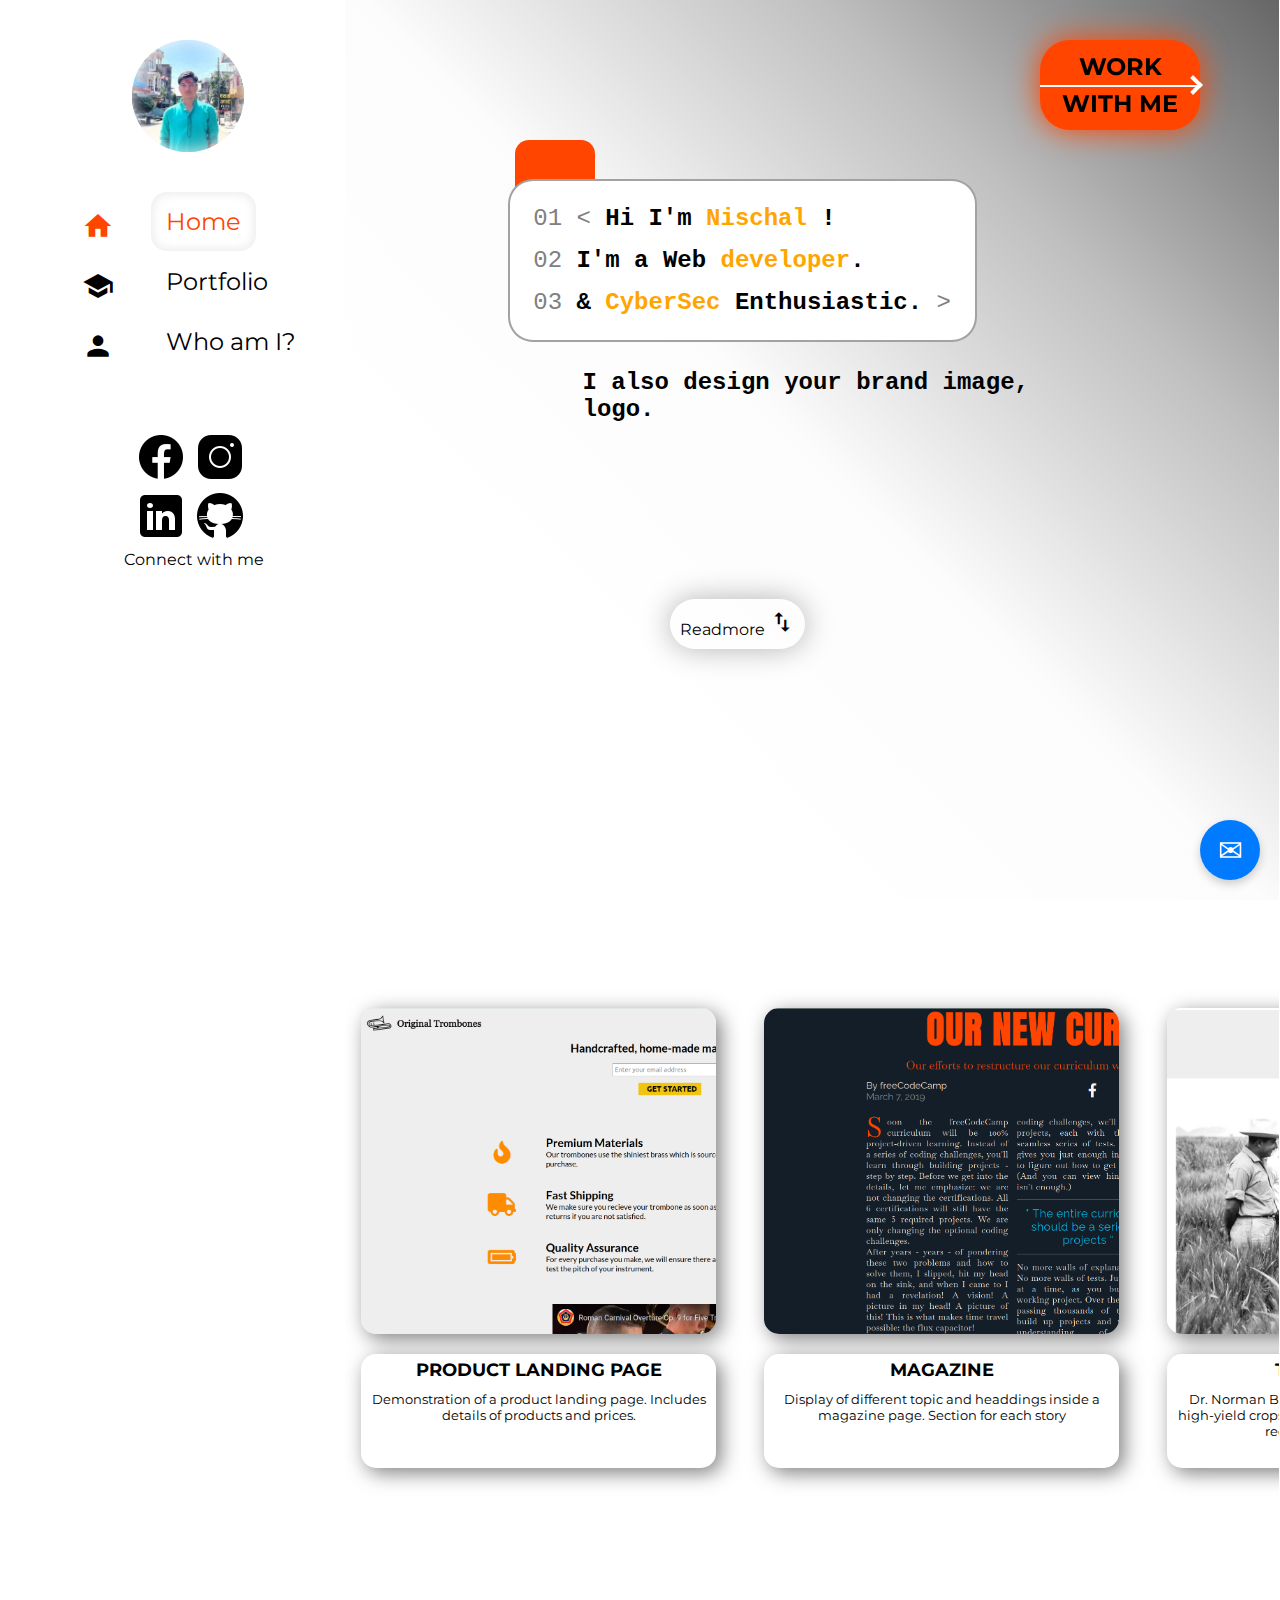
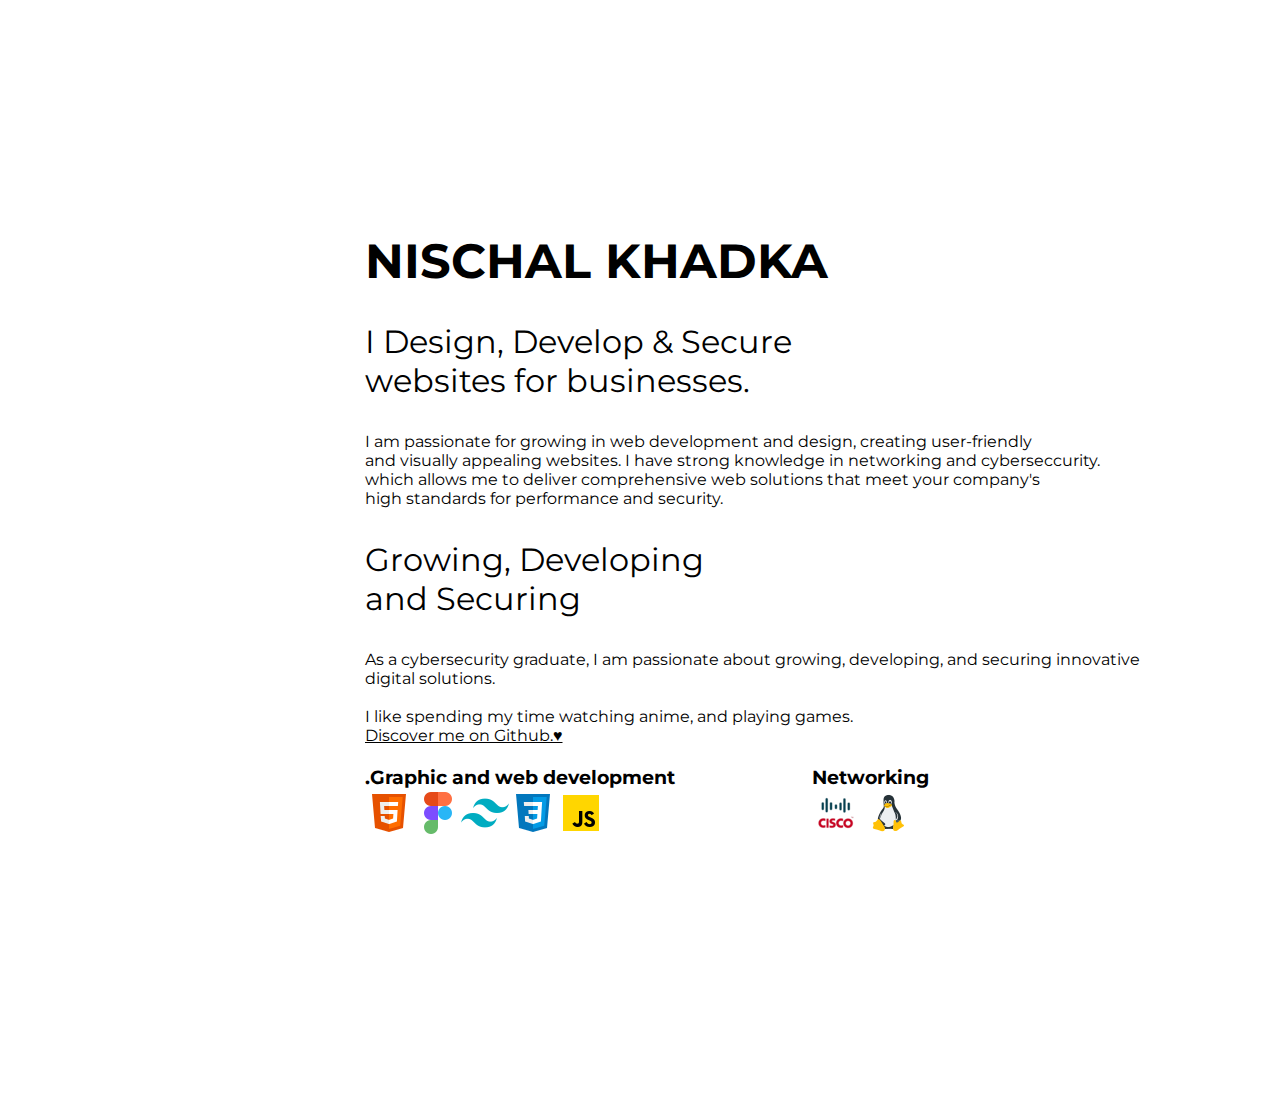
<file: index.html>
<!DOCTYPE html>
<html lang="en">
<head>
    <meta charset="UTF-8">
    <meta name="viewport" content="width=device-width, initial-scale=1.0">
    <link rel="stylesheet" href="./portfolio.css">
    <link rel="preconnect" href="https://fonts.googleapis.com">
    <link rel="preconnect" href="https://fonts.googleapis.com">
    <link rel="preconnect" href="https://fonts.gstatic.com" crossorigin>
    <link href="https://fonts.googleapis.com/css2?family=Cuprum:ital,wght@0,400..700;1,400..700&family=Montserrat:ital,wght@0,100..900;1,100..900&display=swap" rel="stylesheet">
    <link rel="stylesheet" href="https://fonts.googleapis.com/icon?family=Material+Icons">
    <title>Nischal, Portfolio</title>
    <link type="image/png" sizes="96x96" rel="icon" href="./images/icons8-rockettv-96.png">
    <script src="portfolio.js" defer></script>
     <!-- this is the Sript for krisp chatbox integration -->

</head>
   <body>
<!--======================================================================================================================================================================================================================================================-->   

    <a class="orange-box" href="mailto:nixchool@gmail.com?subject=Work%20With%20Me&body=Hi%20[Your%20Name],%0D%0A%0D%0AI%20would%20like%20to%20discuss%20a%20potential%20project%20with%20you.%0D%0A%0D%0ABest%20regards,%0D%0A[Nischal%20Khadka]">
        <div class="inner-box1">WORK</div>
        <div class="arrow"></div>
        <div class="inner-box2">WITH ME</div>
    </a>

<!--======================================================================================================================================================================================================================================================--> 

        <nav id="navbar">  
            <div class="navbar-info">  
                <div class="image-container"></div>
                <a class="menus" href="#home"><i class="material-icons" style="font-size:32px;">home</i><h5>Home</h5></a>
                <a class="menus" href="#portfolio"><i class="material-icons" style="font-size:32px">school</i><h5>Portfolio</h5></a>
                <a class="menus" href="#who-am-i"><i class="material-icons" style="font-size:32px">person</i><h5>Who am I?</h5></a>
                <div class="social-links">
                    <a href="https://www.facebook.com/profile.php?id=100005321266629" target="_blank"><img src="./images/icons8-facebook-50.png"></a>
                    <a href="https://www.instagram.com/nis_chal____/" target="_blank"><img src="./images/icons8-instagram-50.png"></a>
                    <a href="https://www.linkedin.com/in/nischal-khadka-a992a6237/" target="_blank"><img src="./images/icons8-linkedin-50.png"></a>
                    <a href="https://github.com/Nischal-k"><img src="./images/icons8-github-50.png" target="_blank"></a>
                </div>
                <div style="font-family:Montserrat, serif; margin-left: 60px;">Connect with me</div>
            </div>   
        </nav>

<!--======================================================================================================================================================================================================================================================--> 

        <main id="mainpage">
            <div id="progress-bar"></div>
    
    <!--------------------------------------------------------------------------------------->
            <section class="container1" id="home">
                <!--===============================================================================================================
       this is the HTML section of AI_chatbot-->
 <div class="mail-icon">
    <a href="mailto:nixchool@gmail.com">&#9993;</a> <!-- Mail Icon using HTML entity -->
</div>

                    <div class="orange"></div>
                    <div class="inner-container ">
                        <span class="line line1">
                            <h2>
                                <p>01 < </p><span class="typing-text"> Hi I'm </span><div class="orange-word"> Nischal</div> !
                            </h2>
                        </span>
                        <span class="line line2">
                            <h2>
                                <p>02</p><span class="typing-text"> I'm a Web </span><div class="orange-word"> developer</div>.
                            </h2>
                        </span>
                        <span class="line line3">
                            <h2>
                                <p>03</p><span class="typing-text"> & </span><div class="orange-word">CyberSec</div> Enthusiastic. <p>></p>
                            </h2>
                        </span>
                    </div>
                    <div class="line line4"><h2>I also design your brand image,<br>logo.</h2></div>
                    <div class="line5">
                        <a class="readmore" href="#portfolio">Readmore <i class="material-icons" style="font-size:26px">import_export</i></a>
                    </div>
            </section>
           
    <!--------------------------------------------------------------------------------------->
            <section class="container2" id="portfolio">
                <a class="work-container" href="product landing page/product-landing-page.html" target="new-page">
                    <div class="top-container top-one"></div>
                    <div class="bottom-container"><h3>PRODUCT LANDING PAGE</h3><p>Demonstration of a product landing page. Includes details of products and prices.</p></div>
                </a>
                <a class="work-container" href="file:///home/mr-khadka/Desktop/JAVASCRIPT/portfolio/MAGAZINE/magazine.html" target="new-page">
                    <div class="top-container top-two"></div>
                    <div class="bottom-container"><h3>MAGAZINE</h3><p>Display of different topic and headdings inside a magazine page. Section for each story </p></div>
                </a>
                <a class="work-container" href="file:///home/mr-khadka/Desktop/JAVASCRIPT/portfolio/TRIBUTE-PAGE/TRUBUTE-PAGE.HTML" target="new-page">
                    <div class="top-container top-three"></div>
                    <div class="bottom-container"><h3>TRIBUTE-PAGE</h3><p>Dr. Norman Borlaug, an agronomist, developed high-yield crops, leading the Green Revolution and reducing global hunger.</p></div>
                </a>
                <a class="work-container" href="file:///home/mr-khadka/Desktop/JAVASCRIPT/portfolio/nutrients/NUTRIENTS.HTML" target="new-page">
                    <div class="top-container top-four"></div>
                    <div class="bottom-container"><h3>NUTRIENTS TYPOGRAPHY</h3><p>Typography play on a Nutrients facts stated for clear visibility and understandibility.</p></div>
                </a>
                <a class="work-container" href="file:///home/mr-khadka/Desktop/JAVASCRIPT/portfolio/Technical-page/Technical-page.html" target="new-page">
                    <div class="top-container top-five"></div>
                    <div class="bottom-container"><h3>JAVASCRIPT DOCUMENTATION</h3><p>A comprehensive technical documentation page for JavaScript. This page provides description and features intuitive navigation to enhance ease and efficiency for users.</p></div>
                </a>
            </section>
            
    <!--------------------------------------------------------------------------------------->
            <section class="container3" id="who-am-i">
                <h1>NISCHAL KHADKA</h1>
                    <article class="headlines">I Design, Develop & Secure <br> websites for businesses.</article> 
                    <p>I am passionate for growing in web development and design, creating user-friendly <br> and visually appealing websites. I have strong knowledge in networking and cyberseccurity.<br> which allows me to deliver comprehensive web solutions that meet your company's <br> high standards for performance and security.</p>      
                    <article class="headlines">Growing, Developing<br> and Securing</article>
                    <p>As a cybersecurity graduate, I am passionate about growing, developing, and securing innovative<br> digital solutions.<br><br> I like spending my time watching anime, and playing games. <br><a href="https://github.com/Nischal-k" target="next-page">Discover me on Github.&#9829;</a></p>
                    
                    <div class="ending">
                            <div class="left">
                                <h3>.Graphic and web development</h3>
                                <div class="left-box">
                                    <img src="./images/icons8-html-48.png">
                                    <img src="./images/icons8-figma-48.png">
                                    <img src="./images/icons8-tailwind-css-48.png">
                                    <img src="./images/icons8-css-48.png">
                                    <img src="./images/icons8-javascript-48.png">
                                </div>
                            </div>
                            <div class="right">
                                <h3>Networking</h3>
                                <div class="right-box">
                                    <img src="./images/Cisco-Logo-PNG-Image-2055686670.png">
                                    <img src="./images/icons8-linux-48.png">
                                </div>
                            </div>
                    </div>
            </section>
        </main>
<!--======================================================================================================================================================================================================================================================-->
</body>
</html>
</file>
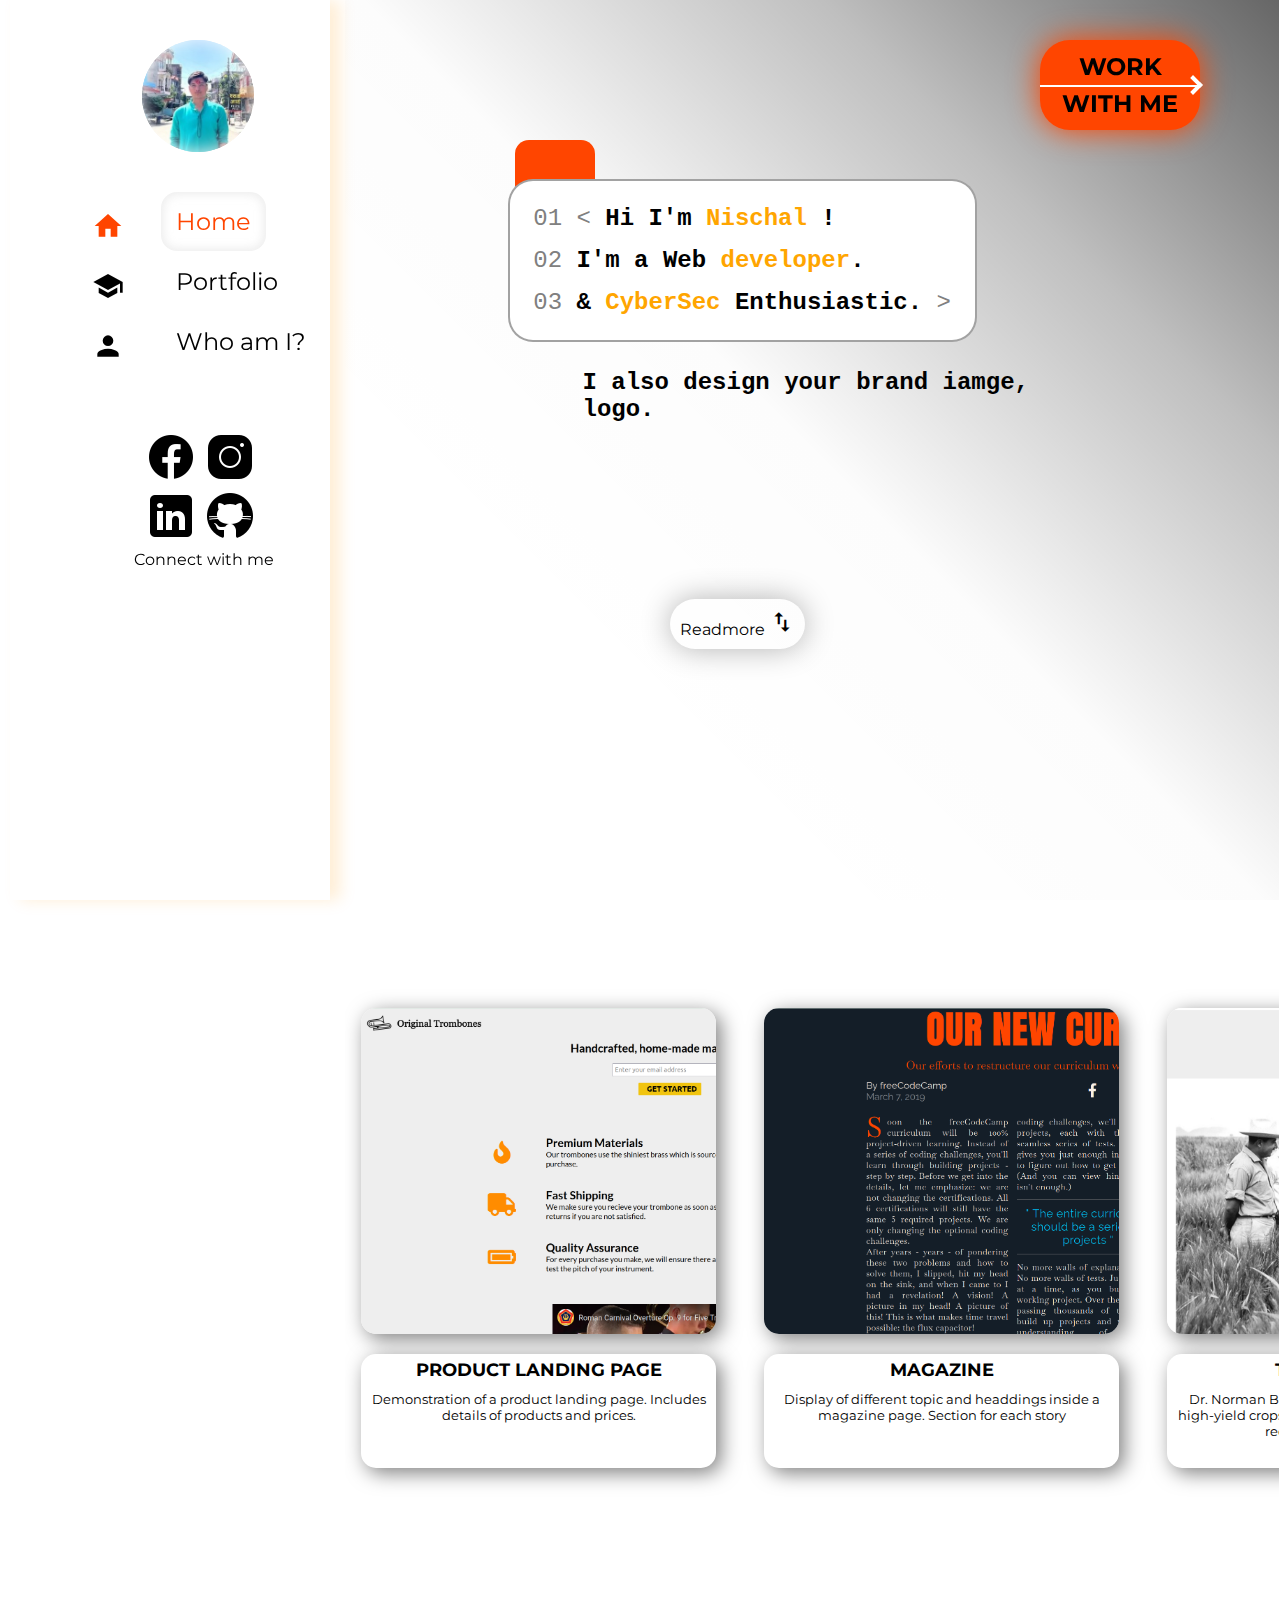
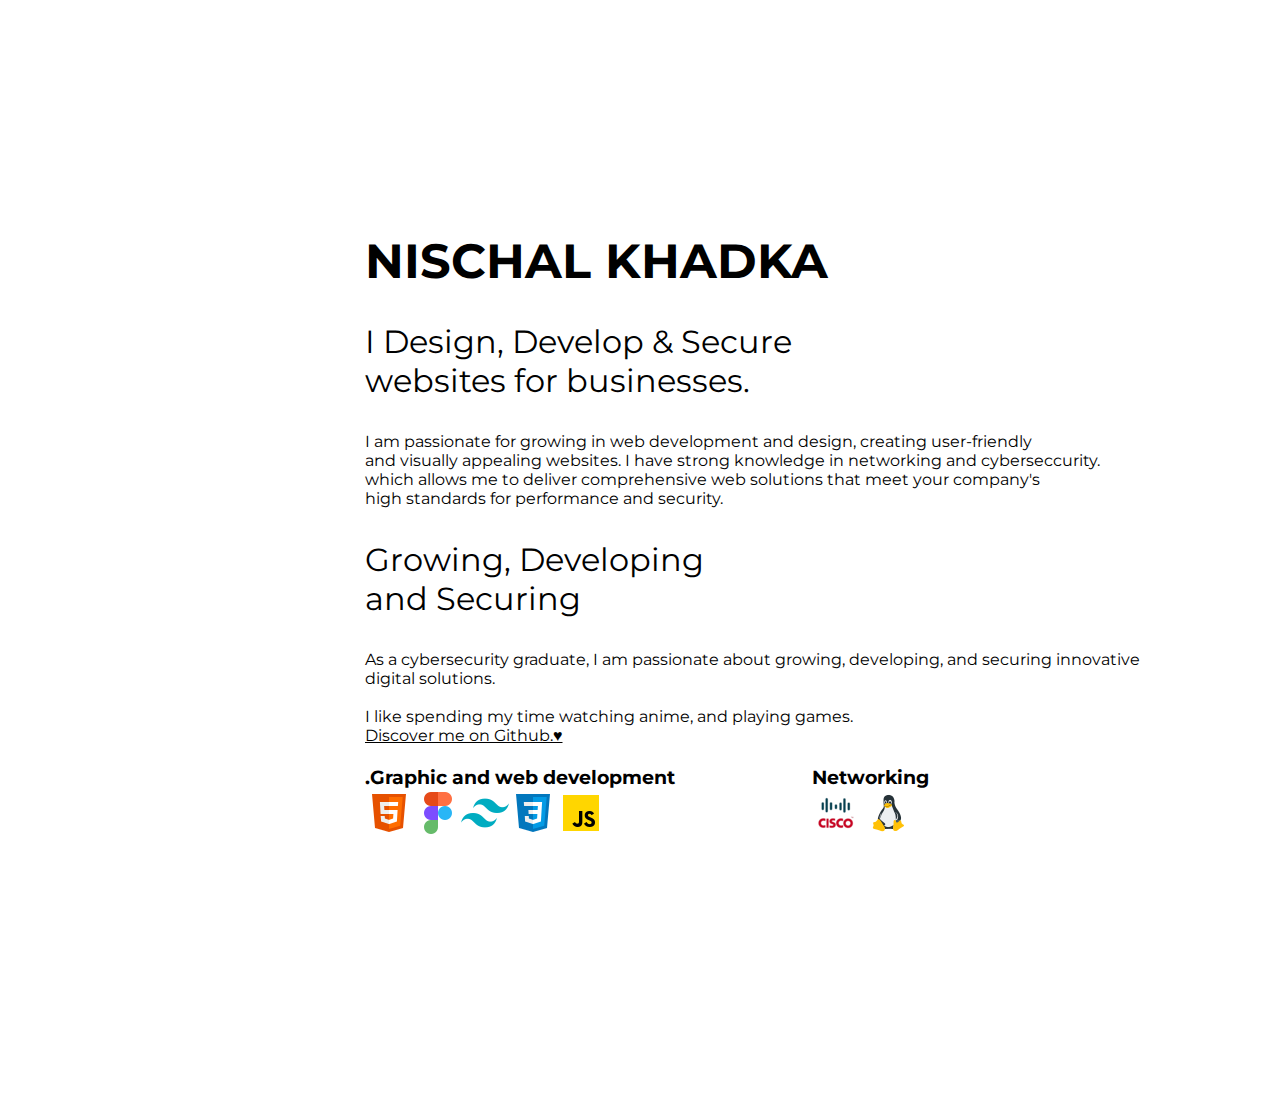
<file: nischal-portfolio.html>
<!DOCTYPE html>
<html lang="en">
<head>
    <meta charset="UTF-8">
    <meta name="viewport" content="width=device-width, initial-scale=1.0">
    <link rel="stylesheet" href="./portfolio.css">
    <link rel="preconnect" href="https://fonts.googleapis.com">
    <link rel="preconnect" href="https://fonts.googleapis.com">
    <link rel="preconnect" href="https://fonts.gstatic.com" crossorigin>
    <link href="https://fonts.googleapis.com/css2?family=Cuprum:ital,wght@0,400..700;1,400..700&family=Montserrat:ital,wght@0,100..900;1,100..900&display=swap" rel="stylesheet">
    <link rel="stylesheet" href="https://fonts.googleapis.com/icon?family=Material+Icons">
    <title>Nischal, Portfolio</title>
    <link type="image/png" sizes="96x96" rel="icon" href="./images/icons8-rockettv-96.png">
    <script src="portfolio.js" defer></script>
</head>
<body>

<!--======================================================================================================================================================================================================================================================-->   

    <a class="orange-box" href="mailto:nixchool@gmail.com?subject=Work%20With%20Me&body=Hi%20[Your%20Name],%0D%0A%0D%0AI%20would%20like%20to%20discuss%20a%20potential%20project%20with%20you.%0D%0A%0D%0ABest%20regards,%0D%0A[Nischal%20Khadka]">
        <div class="inner-box1">WORK</div>
        <div class="arrow"></div>
        <div class="inner-box2">WITH ME</div>
    </a>

<!--======================================================================================================================================================================================================================================================--> 

        <nav id="navbar">  
            <div class="navbar-info">  
                <div class="image-container"></div>
                <a class="menus" href="#home"><i class="material-icons" style="font-size:32px;">home</i><h5>Home</h5></a>
                <a class="menus" href="#portfolio"><i class="material-icons" style="font-size:32px">school</i><h5>Portfolio</h5></a>
                <a class="menus" href="#who-am-i"><i class="material-icons" style="font-size:32px">person</i><h5>Who am I?</h5></a>
                <div class="social-links">
                    <a href="https://www.facebook.com/profile.php?id=100005321266629" target="_blank"><img src="./images/icons8-facebook-50.png"></a>
                    <a href="https://www.instagram.com/nis_chal____/" target="_blank"><img src="./images/icons8-instagram-50.png"></a>
                    <a href="https://www.linkedin.com/in/nischal-khadka-a992a6237/" target="_blank"><img src="./images/icons8-linkedin-50.png"></a>
                    <a href="https://github.com/Nischal-k"><img src="./images/icons8-github-50.png" target="_blank"></a>
                </div>
                <div style="font-family:Montserrat, serif; margin-left: 60px;">Connect with me</div>
            </div>   
        </nav>

<!--======================================================================================================================================================================================================================================================--> 

        <main id="mainpage">
            <div id="progress-bar"></div>
    
    <!--------------------------------------------------------------------------------------->
            <section class="container1" id="home">
                    <div class="orange"></div>
                    <div class="inner-container ">
                        <span class="line line1">
                            <h2>
                                <p>01 < </p><span class="typing-text"> Hi I'm </span><div class="orange-word"> Nischal</div> !
                            </h2>
                        </span>
                        <span class="line line2">
                            <h2>
                                <p>02</p><span class="typing-text"> I'm a Web </span><div class="orange-word"> developer</div>.
                            </h2>
                        </span>
                        <span class="line line3">
                            <h2>
                                <p>03</p><span class="typing-text"> & </span><div class="orange-word">CyberSec</div> Enthusiastic. <p>></p>
                            </h2>
                        </span>
                    </div>
                    <div class="line line4"><h2>I also design your brand iamge,<br>logo.</h2></div>
                    <div class="line5">
                        <a class="readmore" href="#portfolio">Readmore <i class="material-icons" style="font-size:26px">import_export</i></a>
                    </div>
            </section>
           
    <!--------------------------------------------------------------------------------------->
            <section class="container2" id="portfolio">
                <a class="work-container" href="file:///home/mr-khadka/Desktop/JAVASCRIPT/portfolio/product%20landing%20page/product-landing-page.html" target="new-page">
                    <div class="top-container top-one"></div>
                    <div class="bottom-container"><h3>PRODUCT LANDING PAGE</h3><p>Demonstration of a product landing page. Includes details of products and prices.</p></div>
                </a>
                <a class="work-container" href="file:///home/mr-khadka/Desktop/JAVASCRIPT/portfolio/MAGAZINE/magazine.html" target="new-page">
                    <div class="top-container top-two"></div>
                    <div class="bottom-container"><h3>MAGAZINE</h3><p>Display of different topic and headdings inside a magazine page. Section for each story </p></div>
                </a>
                <a class="work-container" href="file:///home/mr-khadka/Desktop/JAVASCRIPT/portfolio/TRIBUTE-PAGE/TRUBUTE-PAGE.HTML" target="new-page">
                    <div class="top-container top-three"></div>
                    <div class="bottom-container"><h3>TRIBUTE-PAGE</h3><p>Dr. Norman Borlaug, an agronomist, developed high-yield crops, leading the Green Revolution and reducing global hunger.</p></div>
                </a>
                <a class="work-container" href="file:///home/mr-khadka/Desktop/JAVASCRIPT/portfolio/nutrients/NUTRIENTS.HTML" target="new-page">
                    <div class="top-container top-four"></div>
                    <div class="bottom-container"><h3>NUTRIENTS TYPOGRAPHY</h3><p>Typography play on a Nutrients facts stated for clear visibility and understandibility.</p></div>
                </a>
                <a class="work-container" href="file:///home/mr-khadka/Desktop/JAVASCRIPT/portfolio/Technical-page/Technical-page.html" target="new-page">
                    <div class="top-container top-five"></div>
                    <div class="bottom-container"><h3>JAVASCRIPT DOCUMENTATION</h3><p>A comprehensive technical documentation page for JavaScript. This page provides description and features intuitive navigation to enhance ease and efficiency for users.</p></div>
                </a>
            </section>
            
    <!--------------------------------------------------------------------------------------->
            <section class="container3" id="who-am-i">
                <h1>NISCHAL KHADKA</h1>
                    <article class="headlines">I Design, Develop & Secure <br> websites for businesses.</article> 
                    <p>I am passionate for growing in web development and design, creating user-friendly <br> and visually appealing websites. I have strong knowledge in networking and cyberseccurity.<br> which allows me to deliver comprehensive web solutions that meet your company's <br> high standards for performance and security.</p>      
                    <article class="headlines">Growing, Developing<br> and Securing</article>
                    <p>As a cybersecurity graduate, I am passionate about growing, developing, and securing innovative<br> digital solutions.<br><br> I like spending my time watching anime, and playing games. <br><a href="https://github.com/Nischal-k" target="next-page">Discover me on Github.&#9829;</a></p>
                    
                    <div class="ending">
                            <div class="left">
                                <h3>.Graphic and web development</h3>
                                <div class="left-box">
                                    <img src="./images/icons8-html-48.png">
                                    <img src="./images/icons8-figma-48.png">
                                    <img src="./images/icons8-tailwind-css-48.png">
                                    <img src="./images/icons8-css-48.png">
                                    <img src="./images/icons8-javascript-48.png">
                                </div>
                            </div>
                            <div class="right">
                                <h3>Networking</h3>
                                <div class="right-box">
                                    <img src="./images/Cisco-Logo-PNG-Image-2055686670.png">
                                    <img src="./images/icons8-linux-48.png">
                                </div>
                            </div>
                    </div>
            </section>
        </main>
<!--======================================================================================================================================================================================================================================================-->
</body>
</html>
</file>
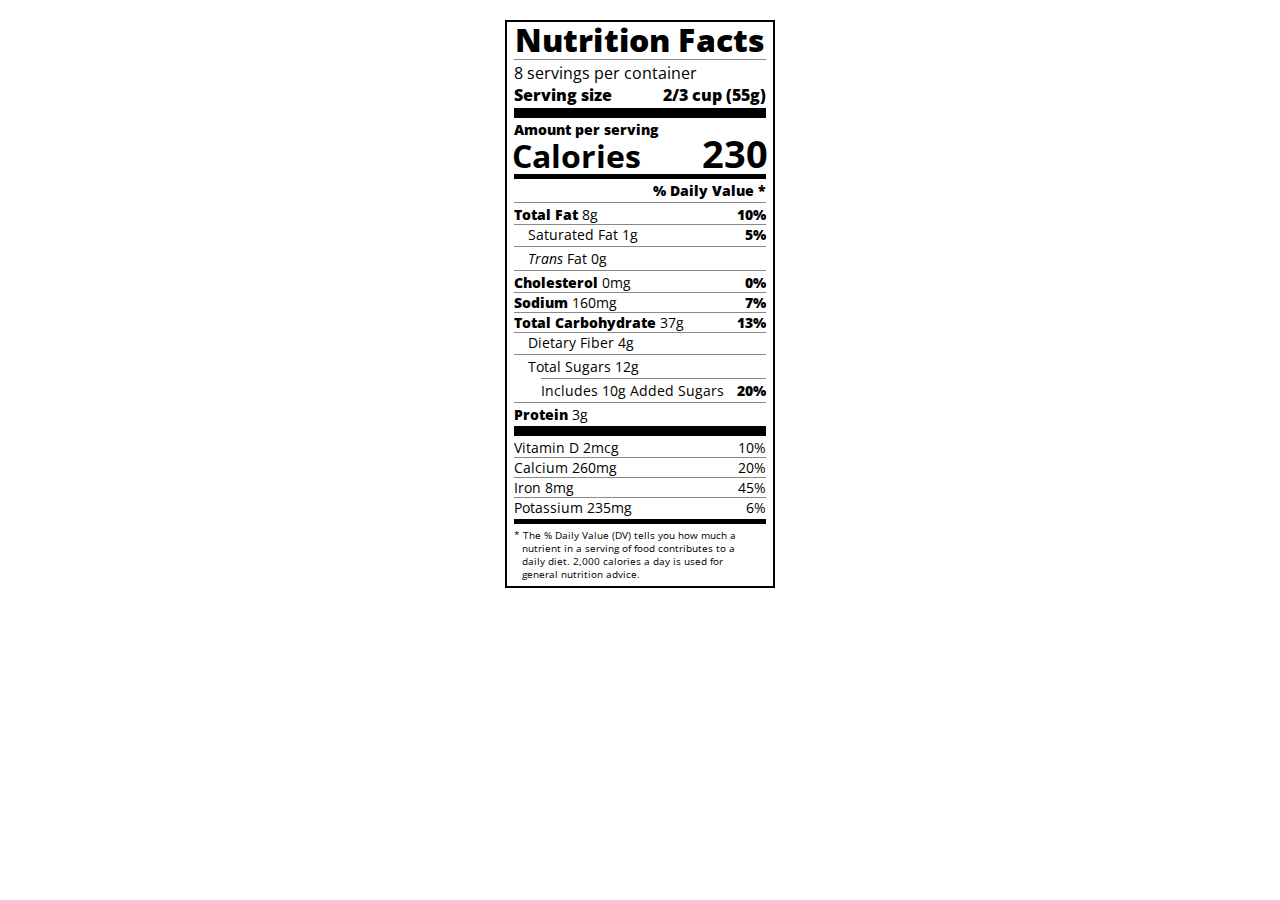
<file: nutrients/NUTRIENTS.HTML>
<!DOCTYPE html>
<html lang="en">

<head>
  <meta charset="UTF-8">
  <title>Nutrition Label</title>
  <link href="https://fonts.googleapis.com/css?family=Open+Sans:400,700,800" rel="stylesheet">
  <link href="NUTRIENTS.CSS" rel="stylesheet">
</head>

<body>
  <div class="label">
    <header>
      <h1 class="bold">Nutrition Facts</h1>
      <div class="divider"></div>
      <p>8 servings per container</p>
      <p class="bold">Serving size <span>2/3 cup (55g)</span></p>
    </header>
    <div class="divider large"></div>
    <div class="calories-info">
      <div class="left-container">
        <h2 class="bold small-text">Amount per serving</h2>
        <p>Calories</p>
      </div>
      <span>230</span>
    </div>
    <div class="divider medium"></div>
    <div class="daily-value small-text">
      <p class="bold right no-divider">% Daily Value *</p>
      <div class="divider"></div>
      <p><span><span class="bold">Total Fat</span> 8g</span> <span class="bold">10%</span></p>
      <p class="indent no-divider">Saturated Fat 1g <span class="bold">5%</span></p>
      <div class="divider"></div>
      <p class="indent no-divider"><span><i>Trans</i> Fat 0g</span></p>
      <div class="divider"></div>
      <p><span><span class="bold">Cholesterol</span> 0mg</span> <span class="bold">0%</span></p>
      <p><span><span class="bold">Sodium</span> 160mg</span> <span class="bold">7%</span></p>
      <p><span><span class="bold">Total Carbohydrate</span> 37g</span> <span class="bold">13%</span></p>
      <p class="indent no-divider">Dietary Fiber 4g</p>
      <div class="divider"></div>
      <p class="indent no-divider">Total Sugars 12g</p>
      <div class="divider double-indent"></div>
      <p class="double-indent no-divider">Includes 10g Added Sugars <span class="bold">20%</span></p>
      <div class="divider"></div>
      <p class="no-divider"><span><span class="bold">Protein</span> 3g</span></p>
      <div class="divider large"></div>
      <p>Vitamin D 2mcg <span>10%</span></p>
      <p>Calcium 260mg <span>20%</span></p>
      <p>Iron 8mg <span>45%</span></p>
      <p class="no-divider">Potassium 235mg <span>6%</span></p>
    </div>
    <div class="divider medium"></div>
    <p class="note">* The % Daily Value (DV) tells you how much a nutrient in a serving of food contributes to a daily
      diet. 2,000 calories a day is used for general nutrition advice.</p>
  </div>
</body>
</html>
</file>
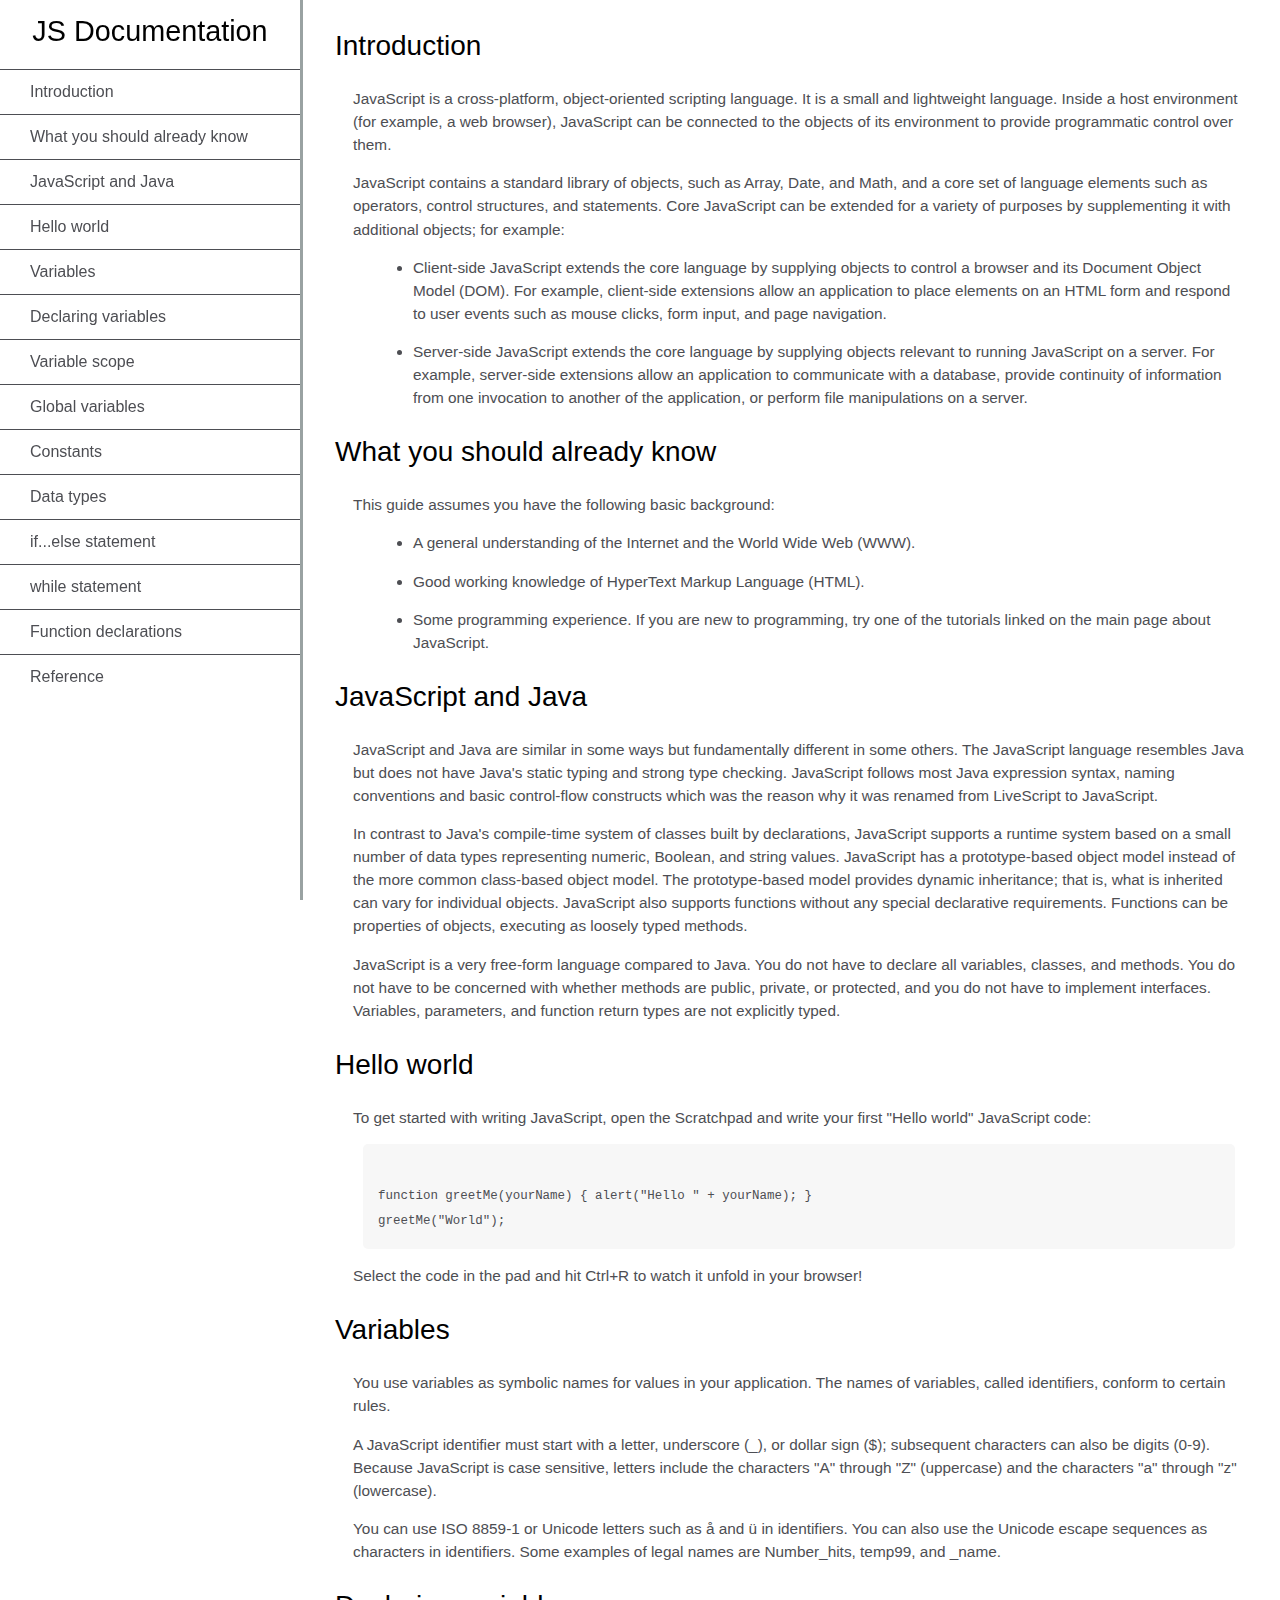
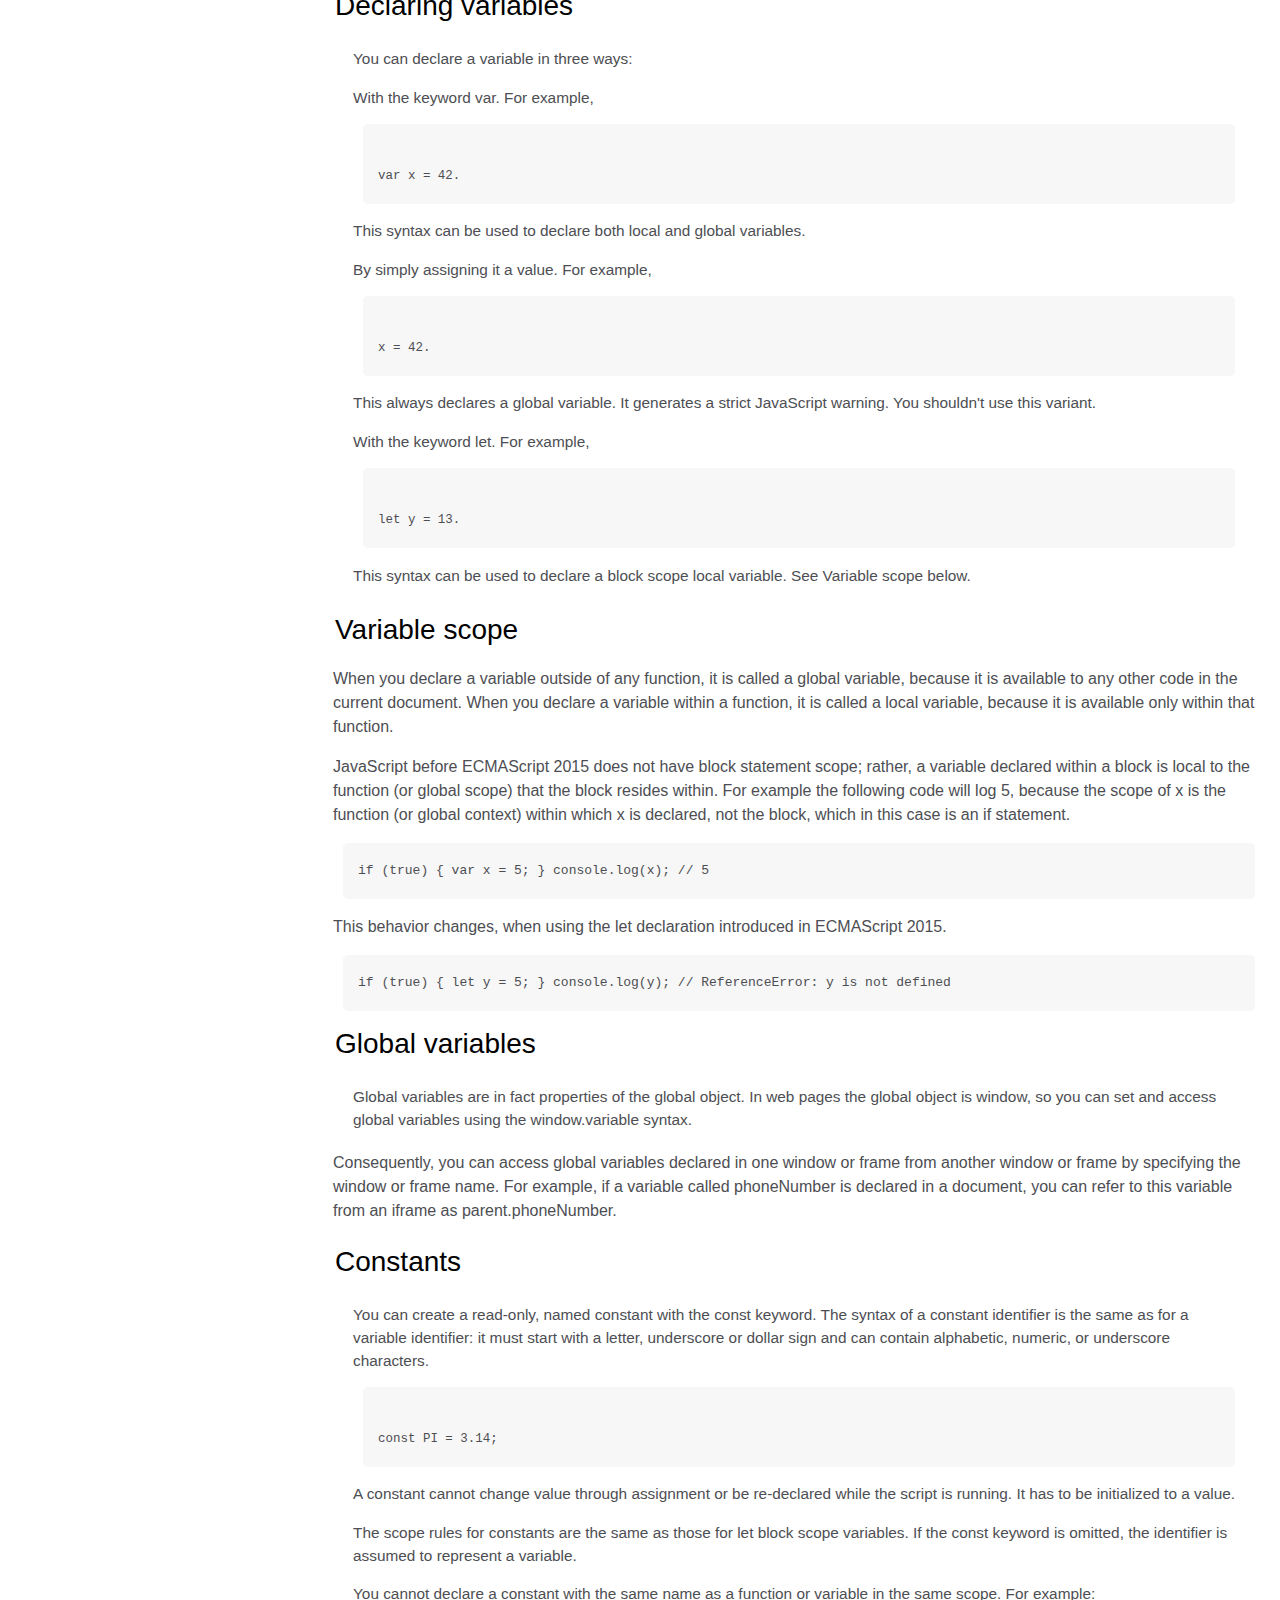
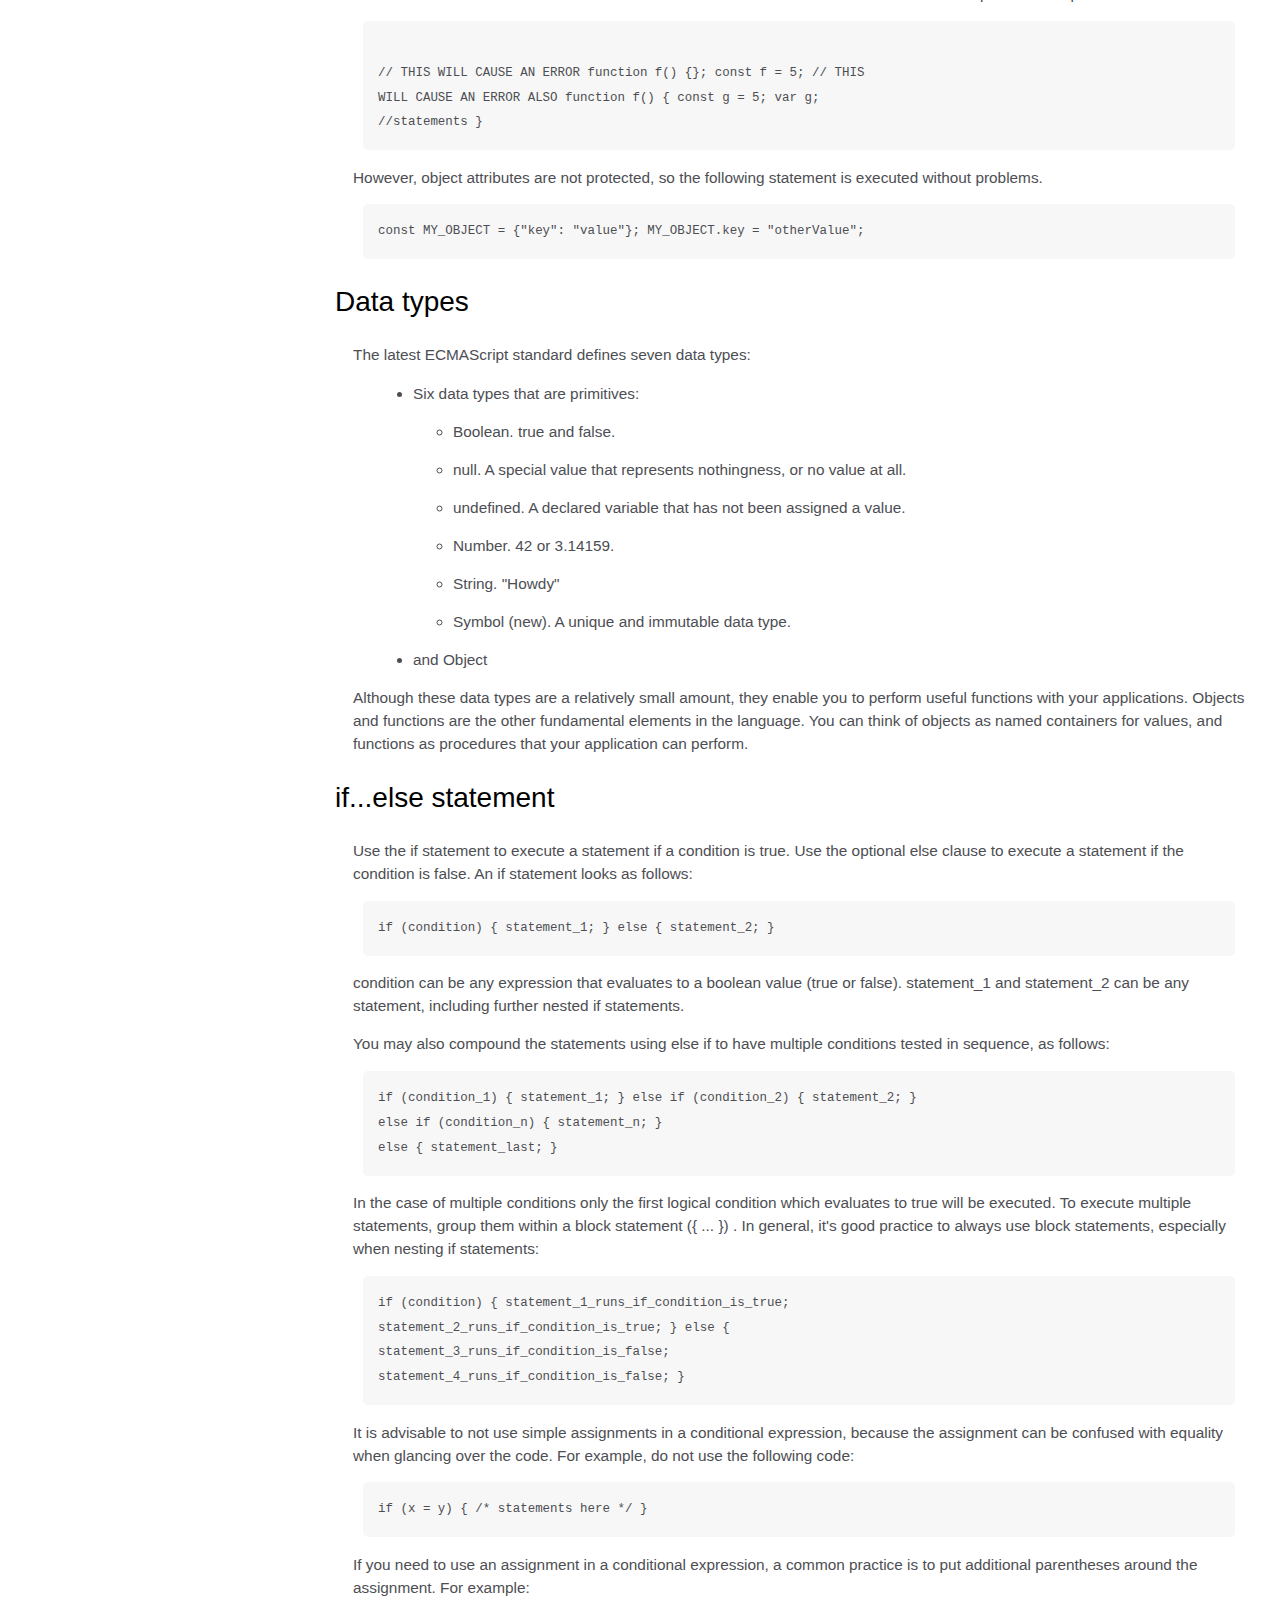
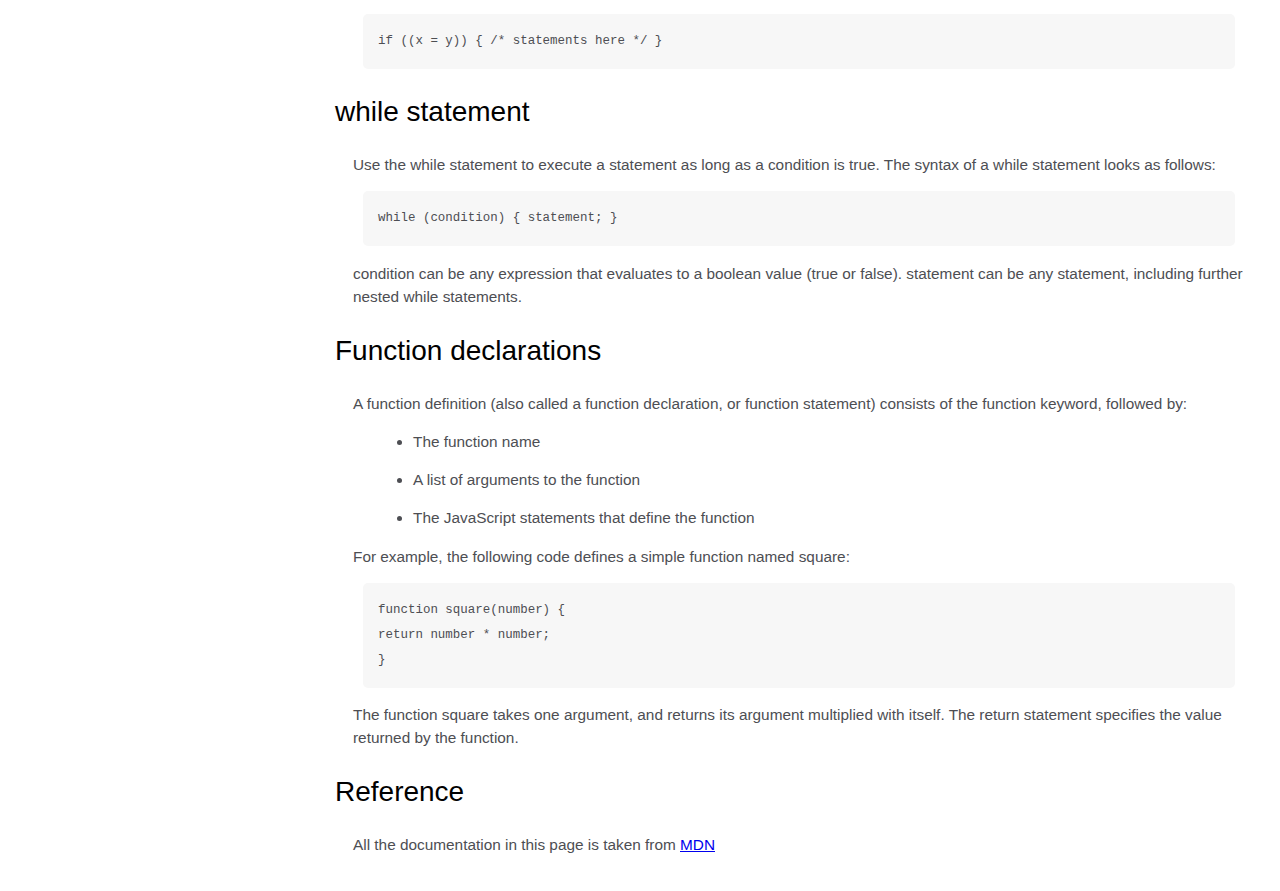
<file: Technical-page/Technical-page.html>
<!DOCTYPE html>
<html lang="en">
<head>
    <meta charset="UTF-8">
    <meta name="viewport" content="width=device-width, initial-scale=1.0">
    <link rel="stylesheet" href="./Technical-page.css">
    <title>Study Free java-script Course</title>
</head>
<body>
        <nav id="navbar">
            <header>JS Documentation</header>
            <ul>
              <li><a class="nav-link" href="#Introduction">Introduction</a></li>
              <li><a class="nav-link" href="#What_you_should_already_know">What you should already know</a></li>
              <li><a class="nav-link" href="#JavaScript_and_Java">JavaScript and Java</a></li>
              <li><a class="nav-link" href="#Hello_world">Hello world</a></li>
              <li><a class="nav-link" href="#Variables">Variables</a></li>
              <li><a class="nav-link" href="#Declaring_variables">Declaring variables</a></li>
              <li><a class="nav-link" href="#Variable_scope">Variable scope</a></li>
              <li><a class="nav-link" href="#Global_variables">Global variables</a></li>
              <li><a class="nav-link" href="#Constants">Constants</a></li>
              <li><a class="nav-link" href="#Data_types">Data types</a></li>
              <li><a class="nav-link" href="#if...else_statement">if...else statement</a></li>
              <li><a class="nav-link" href="#while_statement">while statement</a></li>
              <li><a class="nav-link" href="#Function_declarations">Function declarations</a></li>
              <li><a class="nav-link" href="#Reference">Reference</a></li>
            </ul>
          </nav>
    <main id="main-doc">
        <section class="main-section" id="Introduction">
            <header>Introduction</header>
            <article>
                <p>JavaScript is a cross-platform, object-oriented scripting language. It is a small and lightweight language. Inside a host environment (for example, a web browser), JavaScript can be connected to the objects of its environment to provide programmatic control over them.</p>
                <p>JavaScript contains a standard library of objects, such as Array, Date, and Math, and a core set of language elements such as operators, control structures, and statements. Core JavaScript can be extended for a variety of purposes by supplementing it with additional objects; for example:</p>
                <ul>
                    <li>Client-side JavaScript extends the core language by supplying objects to control a browser and its Document Object Model (DOM). For example, client-side extensions allow an application to place elements on an HTML form and respond to user events such as mouse clicks, form input, and page navigation.</li>
                    <li>Server-side JavaScript extends the core language by supplying objects relevant to running JavaScript on a server. For example, server-side extensions allow an application to communicate with a database, provide continuity of information from one invocation to another of the application, or perform file manipulations on a server.</li>
                </ul>
            </article>

        <section class="main-section" id="What_you_should_already_know">
                <header>What you should already know</header>
                <article>
                    <p>This guide assumes you have the following basic background:</p>
                    <ul>
                        <li>A general understanding of the Internet and the World Wide Web (WWW).</li>
                        <li>Good working knowledge of HyperText Markup Language (HTML).</li>
                        <li>Some programming experience. If you are new to programming, try one of the tutorials linked on the main page about JavaScript.</li>
                    </ul>
                </article>

        <section class="main-section" id="JavaScript_and_Java">
                    <header>JavaScript and Java</header>
                    <article>
                        <p>JavaScript and Java are similar in some ways but fundamentally different in some others. The JavaScript language resembles Java but does not have Java's static typing and strong type checking. JavaScript follows most Java expression syntax, naming conventions and basic control-flow constructs which was the reason why it was renamed from LiveScript to JavaScript.</p>

                        <p>In contrast to Java's compile-time system of classes built by declarations, JavaScript supports a runtime system based on a small number of data types representing numeric, Boolean, and string values. JavaScript has a prototype-based object model instead of the more common class-based object model. The prototype-based model provides dynamic inheritance; that is, what is inherited can vary for individual objects. JavaScript also supports functions without any special declarative requirements. Functions can be properties of objects, executing as loosely typed methods.

                        <p>JavaScript is a very free-form language compared to Java. You do not have to declare all variables, classes, and methods. You do not have to be concerned with whether methods are public, private, or protected, and you do not have to implement interfaces. Variables, parameters, and function return types are not explicitly typed.
                    </article>
        <section class="main-section" id="Hello_world">
                    <header>Hello world</header>
                    <article>
                        <p>To get started with writing JavaScript, open the Scratchpad and write your first "Hello world" JavaScript code:</p>
                        <code>
                            function greetMe(yourName) { alert("Hello " + yourName); }
                            greetMe("World");
                        </code>
                        <p>Select the code in the pad and hit Ctrl+R to watch it unfold in your browser!</p>
                    </article>
        </section>
        <section class="main-section" id="Variables">
                    <header>Variables</header>
                    <article>
                        <p>You use variables as symbolic names for values in your application. The names of variables, called identifiers, conform to certain rules.</p>
                        <p>A JavaScript identifier must start with a letter, underscore (_), or dollar sign ($); subsequent characters can also be digits (0-9). Because JavaScript is case sensitive, letters include the characters "A" through "Z" (uppercase) and the characters "a" through "z" (lowercase).</p>
                        <p>You can use ISO 8859-1 or Unicode letters such as å and ü in identifiers. You can also use the Unicode escape sequences as characters in identifiers. Some examples of legal names are Number_hits, temp99, and _name.</p>
                    </article>
        </section>
        <section class="main-section" id="Declaring_variables">
            <header>Declaring variables</header>
            <article>
                <p>You can declare a variable in three ways:</p>
                <p>With the keyword var. For example,</p>
                <code>
                    var x = 42.
                </code>
                <p>This syntax can be used to declare both local and global variables.</p>
                <p>By simply assigning it a value. For example,</p>
                <code>
                    x = 42.
                </code>
                <p>This always declares a global variable. It generates a strict JavaScript warning. You shouldn't use this variant.</p>
                <p>With the keyword let. For example,</p>
                <code>
                    let y = 13.
                </code>
                <p>This syntax can be used to declare a block scope local variable. See Variable scope below.</p>
            </article>
        </section>
        <section class="main-section" id="Variable_scope">
            <header>Variable scope</header>
            <p>When you declare a variable outside of any function, it is called a global variable, because it is available to any other code in the current document. When you declare a variable within a function, it is called a local variable, because it is available only within that function.</p>
            <p>JavaScript before ECMAScript 2015 does not have block statement scope; rather, a variable declared within a block is local to the function (or global scope) that the block resides within. For example the following code will log 5, because the scope of x is the function (or global context) within which x is declared, not the block, which in this case is an if statement.</p>
            <code>if (true) { var x = 5; } console.log(x); // 5</code>
            <p>This behavior changes, when using the let declaration introduced in ECMAScript 2015.</p>
            <code>if (true) { let y = 5; } console.log(y); // ReferenceError: y is not defined</code>
            </section>
        <section class="main-section" id="Global_variables">
            <header> Global variables</header>
            <article>
            <p>Global variables are in fact properties of the global object. In web pages the global object is window, so you can set and access global variables using the window.variable syntax.</p>
            </article>
            <p>Consequently, you can access global variables declared in one window or frame from another window or frame by specifying the window or frame name. For example, if a variable called phoneNumber is declared in a document, you can refer to this variable from an iframe as parent.phoneNumber.</p>
        </section>
        <section class="main-section" id="Constants">
            <header>Constants</header>
            <article>
                <p>You can create a read-only, named constant with the const keyword. The syntax of a constant identifier is the same as for a variable identifier: it must start with a letter, underscore or dollar sign and can contain alphabetic, numeric, or underscore characters.</p>
                <code>
                    const PI = 3.14;
                </code>
                <p>A constant cannot change value through assignment or be re-declared while the script is running. It has to be initialized to a value.</p>
                <p>The scope rules for constants are the same as those for let block scope variables. If the const keyword is omitted, the identifier is assumed to represent a variable.</p>
                <p>You cannot declare a constant with the same name as a function or variable in the same scope. For example:</p>
                <code>
                    // THIS WILL CAUSE AN ERROR function f() {}; const f = 5; // THIS
                        WILL CAUSE AN ERROR ALSO function f() { const g = 5; var g;
                            //statements }
                </code>
                <p>However, object attributes are not protected, so the following statement is executed without problems.</p>
                <code>const MY_OBJECT = {"key": "value"}; MY_OBJECT.key = "otherValue";</code>
                </article>
        </section>
        <section class="main-section" id="Data_types">
            <header>Data types</header>
            <article>
                <p>The latest ECMAScript standard defines seven data types:</p>
                <ul>
                    <li>Six data types that are primitives:</li>
                    <ul>
                        <li>Boolean. true and false.</li>
                        <li>null. A special value that represents nothingness, or no value at all.</li>
                        <li>undefined. A declared variable that has not been assigned a value.</li>
                        <li>Number. 42 or 3.14159.</li>
                        <li>String. "Howdy"</li>
                        <li>Symbol (new). A unique and immutable data type.</li>
                    </ul>
                    <li>and Object</li>
                </ul>
                <p>Although these data types are a relatively small amount, they enable you to perform useful functions with your applications. Objects and functions are the other fundamental elements in the language. You can think of objects as named containers for values, and functions as procedures that your application can perform.</p>
            </article>
        <section class="main-section" id="if...else_statement">
            <header>if...else statement</header>
            <article>
                <p>Use the if statement to execute a statement if a condition is true. Use the optional else clause to execute a statement if the condition is false. An if statement looks as follows:</p>
                <code>if (condition) { statement_1; } else { statement_2; }</code>
                <p>condition can be any expression that evaluates to a boolean value (true or false). statement_1 and statement_2 can be any statement, including further nested if statements.</p>
                <p>You may also compound the statements using else if to have multiple conditions tested in sequence, as follows:</p>
                <code>if (condition_1) { statement_1; } else if (condition_2) { statement_2; }
                     else if (condition_n) { statement_n; }
                      else { statement_last; }
                </code>
                <p>In the case of multiple conditions only the first logical condition which evaluates to true will be executed. To execute multiple statements, group them within a block statement ({ ... }) . In general, it's good practice to always use block statements, especially when nesting if statements:</p>
                <code>if (condition) { statement_1_runs_if_condition_is_true;
                    statement_2_runs_if_condition_is_true; } else {
                    statement_3_runs_if_condition_is_false;
                    statement_4_runs_if_condition_is_false; }
                </code>
                <p>It is advisable to not use simple assignments in a conditional expression, because the assignment can be confused with equality when glancing over the code. For example, do not use the following code:</p>
                <code>if (x = y) { /* statements here */ }</code>
                <p>If you need to use an assignment in a conditional expression, a common practice is to put additional parentheses around the assignment. For example:</p>
                <code>if ((x = y)) { /* statements here */ }</code>
            </article>
        </section>
        <section class="main-section" id="while_statement">
            <header>while statement</header>
            <article>
                <p>Use the while statement to execute a statement as long as a condition is true. The syntax of a while statement looks as follows:</p>
                <code>while (condition) { statement; }</code>
                <p>condition can be any expression that evaluates to a boolean value (true or false). statement can be any statement, including further nested while statements.</p>
            </article>
        </section>
        <section class="main-section" id="Function_declarations">
            <header>Function declarations</header>
            <article>
                <p>A function definition (also called a function declaration, or function statement) consists of the function keyword, followed by:</p>
                <ul>
                    <li>The function name</li>
                    <li>A list of arguments to the function</li>
                    <li>The JavaScript statements that define the function</li>
                </ul>
                <p>For example, the following code defines a simple function named square:</p>
                <code>function square(number) {
                    return number * number;
                }</code>
                <p>The function square takes one argument, and returns its argument multiplied with itself. The return statement specifies the value returned by the function.</p>
            </article>
        </section>
        <section class="main-section" id="Reference">
            <header>Reference</header>
            <article>
                <p>All the documentation in this page is taken from <a href="https://developer.mozilla.org/en-US/docs/Web/JavaScript/Guide">MDN</a></p>
            </article>
            </section>
    </main>
</body>
</html>
</file>
<file: portfolio.css>
body {
    margin: 0;
    padding: 0;
}

:root {
    --main-color: orangered;
    --passive-button-color: rgba(133, 131, 131, 0.898);
    --white-color: white;
}

/* fixed hire me tag */

.orange-box {
    position: fixed;
    top: 2.5em;
    right: 5em;
    display: flex;
    flex-direction: column;
    justify-content: center;
    align-items: center;
    width: 10em;
    height: 5.625em;
    background-color: orangered;
    box-shadow: 0 0 30px orangered;
    transition: transform 0.3s ease, box-shadow 0.3s ease;
    cursor: pointer;
    text-align: center;
    border-radius: 30px;
    z-index: 1111;
    text-decoration: none;
}

.orange-box:hover {
    transform: scale(1.2);
    box-shadow: none;
}

.inner-box1, .inner-box2 {
    color: rgb(0, 0, 0);
    background-color: transparent;
    padding: 0 0.625em;
    font-size: 1.5em;
    font-family: "Montserrat", serif;
    font-weight: bold;
}

.inner-box1 {
    margin-bottom: -0.25em;
}

.inner-box2 {
    margin-top: -0.25em;
}

.arrow {
    position: relative;
    width: 100%;
    height: 0;
    margin: 0.625em 0;
}

.arrow::before {
    content: '';
    position: absolute;
    top: 50%;
    left: 0;
    right: 0;
    height: 0.125em;
    background: var(--white-color);
}

.arrow::after {
    content: '';
    position: absolute;
    top: 50%;
    right: 0;
    border: solid var(--white-color);
    border-width: 0 0.25em 0.25em 0;
    display: inline-block;
    padding: 0.3125em;
    transform: translateY(-50%) rotate(-45deg);
}

/* fixed hire me tag */


/* Navigation bar of the left side */

#navbar {
    position: fixed;
    min-width: 18.125em;
    top: 0;
    left: 0;
    width: 25vw;
    height: 100%;
    z-index: 11;
    background-color: var(--white-color);
    transition: box-shadow 0.4s ease-in-out, transform 0.4s ease-in-out;
}

#navbar:hover {
    box-shadow: 10px 0 15px rgba(255, 154, 2, 0.163); /* Box shadow on the right side */
    transform: translateX(0.625em);  
}

.navbar-info {
    display: flex;
    flex-direction: column;
    margin-left: 4em;
    width: fit-content;
}

.material-icons {
    display: inline-block;
    padding: 0;
    margin-bottom: -0.3125em;
}


.image-container {
    border-radius: 110px;
    height: 7em;
    width: 7em;
    background-image: url(./images/profile-picture.png);
    margin: 2.5em auto;
    box-shadow: inset 0 0 20px white;
    background-position: center;
    background-repeat: no-repeat;
    background-size: cover;
}


.menus {
    display: inline-block;
    display: flex;
    height: 3.75em;
    flex-direction: row;
    text-decoration: none;
    color: black;
}

.navbar-info h5 {
    display: inline-block;
    margin: 0;
    padding: 0.625em;
    height: fit-content;
    font-family: "montserrat", "Helvetica Neue", Helvetica, Arial;
    font-size: x-large;
    font-weight: normal;
}

.material-icons {
    margin-right: 0.625em;
    height: fit-content;
    padding: 0.55em;
}


.navbar-info h5:hover, .navbar-info h5.selected {
    box-shadow: inset 0 0 8px 3px rgba(230, 230, 230, 0.687);
    border-radius: 16px;
    color: var(--main-color);
    display: inline-block;
}

.menus.hovered h5 {
    box-shadow: inset 0 0 8px 3px rgba(230, 230, 230, 0.687);
    border-radius: 16px;
    color: var(--main-color);
}

.social-links {
    height: 7.375em;
    width: 7.375em;
    margin-top: 3.75em;
    margin-left: 4.5em;
    z-index: 111;
    display: flex;
    flex-wrap: wrap;
    justify-content: space-between;
    justify-items: space-between;
}

.social-links a {
    width: 50%;
    height: 50%;
}

.social-links a:hover {
    cursor: pointer;
    transform: scale(1.12);
}

/* Navigation bar of the left side  ends*/


/* main page of the portfolio which contains all three containers*/

#mainpage {
    margin-left: 25vw;
    width: 73vw;
    padding: 15px;
    z-index: 1;
    display: flex;
    flex-direction: column;
    padding: 0 0 0 1.5625em;
    background-color: var(--white-color);
}

.container1, .container2, .container3 {
    position: relative;
    width: 100%;
    height: 100vh;
    box-sizing: border-box;
}

/* main page of the portfolio which contains all three containers   ends  */

#progress-bar {
    position: fixed;
    display: none;
    height: 0.3125em;
    width: 0;
    background-color: orange;
    z-index: 1111;
    transition: width 0.25s ease;
}

/* main page/container of the portfolio starts  */

/* container1 starts */

.container1 {
    background-color: var(--white-color);
    background: linear-gradient(-135deg, rgba(0, 0, 0, 0.6) 0%, rgba(0, 0, 0, 0.25) 25%, rgba(0, 0, 0, 0.01) 50%, rgba(0, 0, 0, 0) 75%);
}

.orange {                                                 /* orange box  */
    background-color: var(--main-color);
    border: 2px solid none; 
    border-radius: 14px;
    position: relative;
    height: 5em;
    width: 5em;
    z-index: 11;
    margin-top: 8.75em;
    margin-left: 10.625em;
}

.inner-container {
    position: relative;
    width: fit-content;
    margin-top: -3.125em;
    margin-left: 12.5em;
    border: 2px solid rgba(128, 128, 128, 0.728);
    border-radius: 25px;
    padding: 1.25em;
    font-family: monospace;
    background-color: var(--white-color);
    z-index: 111;
}

.inner-container p {
    color: gray;
    display: inline-block;
    margin: 0;
    font-weight: normal;
}
 
.orange-word {
    color: orange;
    display: inline-block;
}

.line h2 {
    margin: 0;
    padding: 0.3125em;
    font-family: monospace, serif;
    font-weight: bold;
    font-size: x-large;
}

.line4 {
    margin: 1.25em 0 0 14.375em;
}

.line5 {
    margin-top: 10.5em;
    margin-left: -9.375em;
    left: 20em;
    bottom: 3.75em;
    display: flex;
    justify-content: center;
    justify-items: center;
}

.readmore {
    height: auto;
    width: auto;
    text-decoration: none;
    font-size: medium;
    color: black;
    font-family: "Montserrat", sans-serif;
    font-weight: normal;
    font-style: normal;
    border-radius: 25px;
    box-shadow: 0 0 30px 0 rgba(0, 0, 0, 0.3);
    padding: 0.625em;
}

.readmore:hover {
    box-shadow: none;  
}

.readmore i {
    margin: 0;
    padding: 0;
}

/* Container1  ends  */

/* container2 starts */
.container2 {
    display: flex;
    overflow-x: auto; /* Enable horizontal scrolling */
    background-color: var(--white-color);
    scroll-snap-type: x mandatory; /* Optional: Snap effect */
    padding-top: 5.5em;
}

.work-container {
    flex: 0 0 38%; /* Each work container takes up 45% of the container's width */
    height: 30em;
    margin: 1.25em 1em 1.25em 1em;
    padding-left: 1em;
    border-radius: 15px;
    transition: transform 0.2s ease-in-out;
    cursor: pointer;
    position: relative;
    display: flex;
    flex-direction: column; /* Arrange items vertically */
    justify-content: center; /* Center the inner containers horizontally */
    align-items: center;
    scroll-snap-align: start; /* Optional: Snap effect */
    text-decoration: none;
}

.work-container:hover {
    transform: scale(1.05);
    box-shadow: none;
}

/* Optional: Additional styles for smoother scrolling */
.container2::-webkit-scrollbar {
    display: none; /* Hide scrollbar on WebKit browsers */
}

.top-container {
    margin: 0 0 1.25em 0;
    height: 80%;
    width: 100%;
    border-radius: 15px;
    box-shadow: 5px 5px 20px rgba(0, 0, 0, 0.5);
}

.top-one {
    background-image: url(./images/product\ landing.png);
    background-size: cover;
}

.top-two {
    background-image: url(./images/MAGZINE.png);
    background-size: cover;
}
.top-three {
    background-image: url(./images/TRIBUTE.png);
    background-size: cover;
}
.top-four {
    background-image: url(./images/typography.png);
    background-size: cover;
}

.top-five {
    background-image: url(./images/JS\ DOCUMENT.png);
    background-size: cover;
}

.bottom-container {
    margin-bottom: 1.25em;
    height: 28%;
    width: 100%;
    border-radius: 15px;
    background-color: var(--white-color);
    box-shadow: 5px 5px 20px rgba(0, 0, 0, 0.5);
}

.bottom-container h3 {
    margin: 0;
    padding:5px;
    text-decoration: none;
    color: black;
    font-family: "montserrat", "Helvetica Neue";
    text-align: center;
    font-size: large;
}

.bottom-container p {
    margin: 0;
    padding: 5px;
    text-align: center;
    font-family: "Montserrat", "Helvetica Neue";
    font-size: small;
    font-weight: normal;
    color: black;

}
/* container2 ends */

/* container3 starts */

.container3 {
    background-color: var(--white-color);
    font-family: "Montserrat", sans-serif;
    color: black;
    padding: 1.25em;
}

.container3 a {
    color: black;
}

.container3 h1 {
    margin: 0.25em 0;
    font-size: 3em;
    font-weight: bolder;
}

.headlines {
    font-size: 2em;
    margin: 0.5em 0;
    font-weight: normal;
}

.container3 article{
    padding: 0.5em 0;
}
.container3 p {
    font-size: medium;
}

.ending {
    margin: 0;
    padding: 0;
    display: flex;
    flex-direction: row;
}

.left, .right {
    margin: 5px 0;
    padding: 0;
    height: fit-content;
    width: 50%;
    box-sizing: border-box;
    text-align: left;
}

.left h3, .right h3 {
    margin: 0;
    padding: 0;
}

.left-box {
    margin: 0;
    padding: 0;
    height: auto;
    width: auto;
    display: flex;
    flex-direction: row;
    justify-items: flex-start;
}

.right-box {
    margin: 0;
    padding: 0;
    height: auto;
    width: auto;
}





/* Circular mail icon */
.mail-icon {
    position: fixed; /* Stays fixed at the bottom-right of the viewport */
    bottom: 20px; /* 20px from the bottom */
    right: 20px; /* 20px from the right */
    width: 60px; /* Circular container width */
    height: 60px; /* Circular container height */
    background-color: #007BFF; /* Blue background color */
    border-radius: 50%; /* Makes it circular */
    display: flex; /* Flexbox for centering */
    justify-content: center; /* Center horizontally */
    align-items: center; /* Center vertically */
    box-shadow: 0px 4px 10px rgba(0, 0, 0, 0.2); /* Slight shadow */
    z-index: 100000; /* Ensures it stays on top of other elements */
    cursor: pointer; /* Changes cursor to pointer on hover */
}

/* Styling the mail icon */
.mail-icon a {
    color: white; /* White icon color */
    font-size: 30px; /* Larger icon size */
    text-decoration: none; /* No underline */
     z-index: 100000; 
}

/* Hover effect */
.mail-icon:hover {
    background-color: #0056b3; /* Slightly darker background on hover */
     z-index: 100000; 
}


/* container3 ends */
</file>
<file: nutrients/NUTRIENTS.CSS>
* {
    box-sizing: border-box;
  }
  
  html {
    font-size: 16px;
  }
  
  body {
    font-family: 'Open Sans', sans-serif;
  }
  
  .label {
    border: 2px solid black;
    width: 270px;
    margin: 20px auto;
    padding: 0 7px;
  }
  
  header h1 {
    text-align: center;
    margin: -4px 0;
    letter-spacing: 0.15px
  }
  
  p {
    margin: 0;
    display: flex;
    justify-content: space-between;
  }
  
  .divider {
    border-bottom: 1px solid #888989;
    margin: 2px 0;
  }
  
  .bold {
    font-weight: 800;
  }
  
  .large {
    height: 10px;
  }
  
  .large, .medium {
    background-color: black;
    border: 0;
  }
  
  .medium {
    height: 5px;
  }
  
  .small-text {
    font-size: 0.85rem;
  }
  
  
  .calories-info {
    display: flex;
    justify-content: space-between;
    align-items: flex-end;
  }
  
  .calories-info h2 {
    margin: 0;
  }
  
  .left-container p {
    margin: -5px -2px;
    font-size: 2em;
    font-weight: 700;
  }
  
  .calories-info span {
    margin: -7px -2px;
    font-size: 2.4em;
    font-weight: 700;
  }
  
  .right {
    justify-content: flex-end;
  }
  
  .indent {
    margin-left: 1em;
  }
  
  .double-indent {
    margin-left: 2em;
  }
  
  .daily-value p:not(.no-divider) {
    border-bottom: 1px solid #888989;
  }
  
  .note {
    text-indent: -8px;
    padding: 0 8px;
    font-size: 0.6rem;
    margin: 5px 0;
  }
</file>
<file: Technical-page/Technical-page.css>
html,
body {
  min-width: 290px;
  color: #4d4e53;
  background-color: #ffffff;
  font-family: 'Open Sans', Arial, sans-serif;
  line-height: 1.5;
}

#navbar {
  position: fixed;
  min-width: 290px;
  top: 0px;
  left: 0px;
  width: 300px;
  height: 100%;
  border-right: solid;
  border-color: rgba(0, 22, 22, 0.4);
}

header {
  color: black;
  margin: 10px;
  text-align: center;
  font-size: 1.8em;
  font-weight: thin;
}

#main-doc header {
  text-align: left;
  margin: 0px;
  padding-left: 2px;
  padding-top: 2px;
  font-size: 28px;
}

#navbar ul {
  height: 88%;
  padding: 0;
  overflow-y: auto;
  overflow-x: hidden;
}

#navbar li {
  color: #4d4e53;
  border-top: 1px solid;
  list-style: none;
  position: relative;
  width: 100%;
}

#navbar a {
  display: block;
  padding: 10px 30px;
  color: #4d4e53;
  text-decoration: none;
  cursor: pointer;
}

#main-doc {
  position: absolute;
  margin-left: 310px;
  padding: 15px;
  margin-bottom: 110px;
}

section article {
  color: #4d4e53;
  margin: 20px;
  font-size: 0.96em;
}

section li {
  margin: 15px 0px 0px 20px;
}

code {
  display: block;
  text-align: left;
  white-space: pre-line;
  position: relative;
  word-break: normal;
  word-wrap: normal;
  line-height: 2;
  background-color: #f7f7f7;
  padding: 15px;
  margin: 10px;
  border-radius: 5px;
}

@media(max-width: 815px) {
  /* For mobile phones: */
  #navbar ul {
    border: 1px solid;
    height: 207px;
  }

  #navbar {
    background-color: white;
    position: absolute;
    top: 0;
    padding: 0;
    margin: 0;
    width: 100%;
    max-height: 275px;
    border: none;
    z-index: 1;
    border-bottom: 2px solid;
  }

  #main-doc {
    position: relative;
    margin-left: 0px;
    margin-top: 270px;
  }
}

@media(max-width: 400px) {
  #main-doc {
    margin-left: -10px;
  }

  code {
    margin-left: -20px;
    width: 100%;
    padding: 15px;
    padding-left: 10px;
    padding-right: 45px;
    min-width: 233px;
  }
}
</file>
